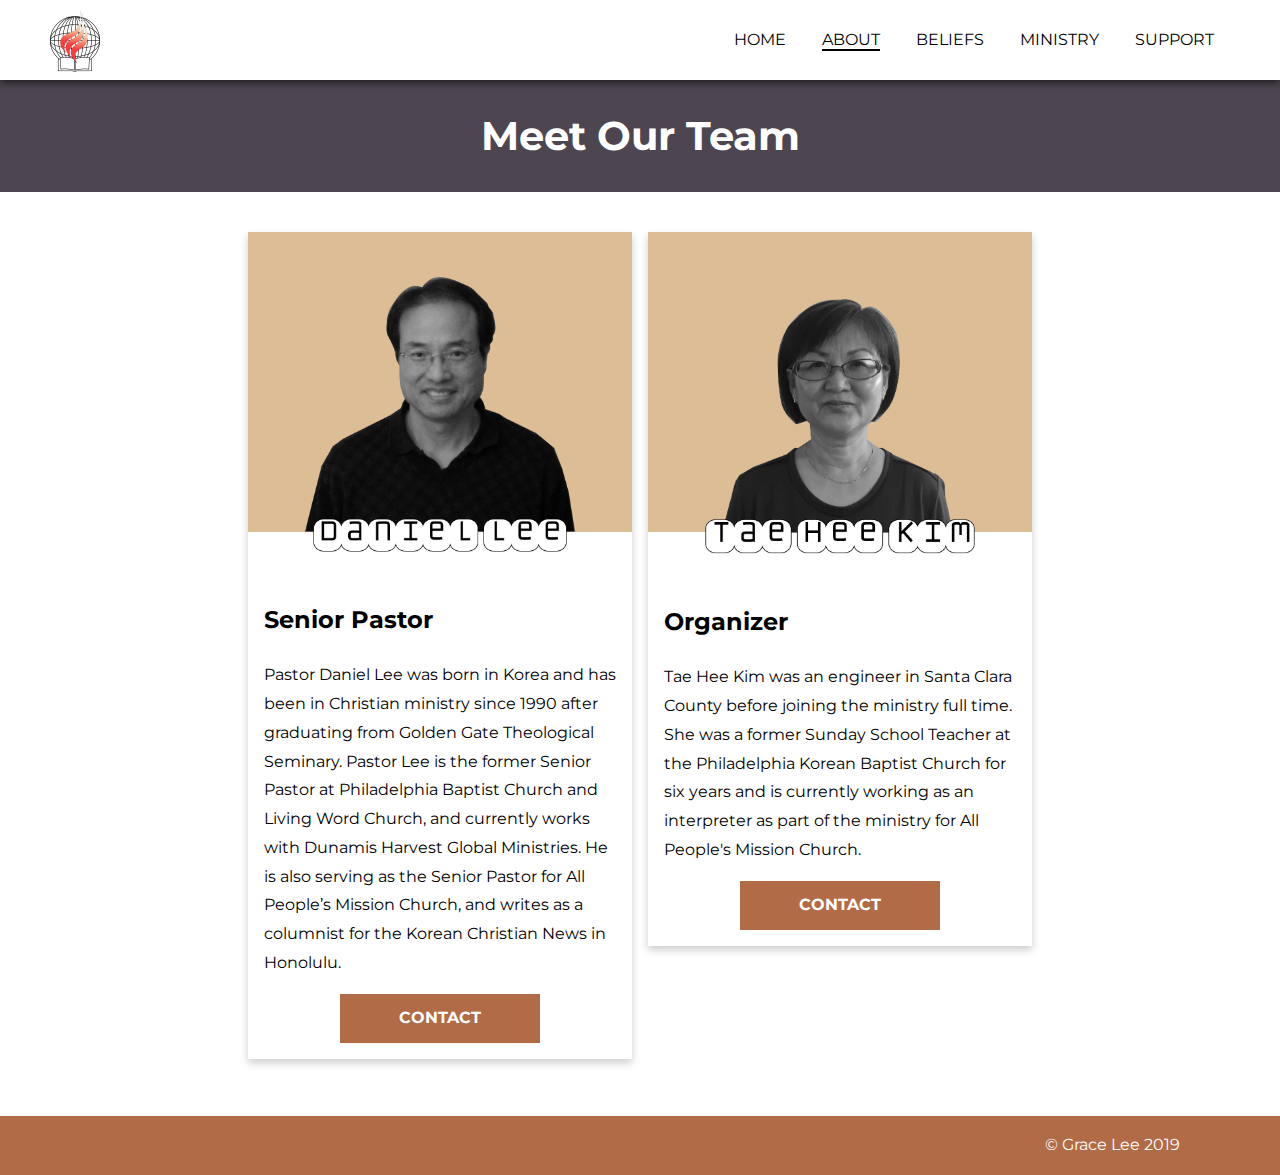
<file: about.html>
<!DOCTYPE html>
<html>

  <head>
    <meta name="viewport" content="width=device-width">
    <title>Dunamis Harvest Ministry</title>

    <link rel="stylesheet" href="styles/normalize.css">
    <link rel="stylesheet" href="styles/main.css">
    <link rel="stylesheet" href="styles/style.css">

    <!-- Google Fonts -->
    <link href = "https://fonts.googleapis.com/css?family=Roboto:300,400,500,600"
    rel= "stylesheet">
    <link href="https://fonts.googleapis.com/css?family=Montserrat:300,400,500,600,700"
    rel="stylesheet">
    <link href="https://fonts.googleapis.com/css?family=Monofett&display=swap" rel="stylesheet">
    <link rel="stylesheet" href="https://cdnjs.cloudflare.com/ajax/libs/font-awesome/4.7.0/css/font-awesome.min.css">

  </head>


  <body>

    <div class="content">

      <!-- header -->
      <header class= "header">
        <!-- navigate to pages here -->
        <nav class="navi">
          <!--icon-->
          <a href="index.html">
            <img src="images/Icon.png" width="50px">
          </a>
          <!-- navigation -->
          <ul class="nav_bar">
            <li>
              <a href="index.html">HOME</a>
            </li>
            <li>
              <a href="about.html" class="accent">ABOUT</a>
            </li>
            <li>
              <a href="beliefs.html">BELIEFS</a>
            </li>
            <li>
              <a href="ministry.html">MINISTRY</a>
            </li>
            <!-- <li>
              <a href="contact.html">CONTACT</a>
            </li> -->
            <li>
              <a href="support.html">SUPPORT</a>
            </li>
          </ul>
        </nav>

        <!-- Simulate a smartphone / tablet -->
      <div class="mobile-container">
        <!-- Top Navigation Menu -->
        <div class="topnav">
        <a href="index.html" class="icon-mobile">
            <img src="images/Icon.png" width="50px">
          </a>
        <div id="myLinks">
          <a href="index.html" class="link">HOME</a>
          <a href="about.html" class="link">ABOUT</a>
          <a href="beliefs.html" class="link">BELIEFS</a>
          <a href="ministry.html" class="link">MINISTRY</a>
          <a href="support.html" class="link">SUPPORT</a>
        </div>
          <a href="javascript:void(0);" class="icon" onclick="myFunction()">
          <i class="fa fa-bars"></i>
          </a>
        </div>
      </div>

      </header>

      <div class="title">
        <div class="color-intro">
          <h1>Meet Our Team</h1>
        </div>
      </div>

      <div class="row">
        <div class="column">
          <div class="card">
            <div class="colorblock contact-block"></div>
            <img class="danlee" src="images/img_danlee.png" alt="Daniel Lee" style="width:100%">
            <div class="container">
              <h2>Senior Pastor</h2>
              <p>Pastor Daniel Lee was born in Korea and has been in Christian
                ministry since 1990 after graduating from Golden Gate Theological
                Seminary. Pastor Lee is the former Senior Pastor at Philadelphia
                Baptist Church and Living Word Church, and currently works with
                Dunamis Harvest Global Ministries. He is also serving as the
                Senior Pastor for All People’s Mission Church, and writes as a
                columnist for the Korean Christian News in Honolulu.</p>
              <p><a href="mailto:dunamisharvest@gmail.com" target="_blank" class="button center">Contact</a></p>
            </div>
          </div>
        </div>

        <div class="column">
          <div class="card">
            <div class="colorblock  contact-block"></div>
            <img class="thk" src="images/img_thk.png" alt="Tae Hee Kim" style="width:100%">
            <div class="container">
              <h2>Organizer</h2>
              <p>Tae Hee Kim was an engineer in Santa Clara County before
                joining the ministry full time. She was a former Sunday School
                Teacher at the Philadelphia Korean Baptist Church for six years
                and is currently working as an interpreter as part of the
                ministry for All People's Mission Church.</p>
              <p><a href="mailto:taeheek4@gmail.com" target="_blank" class="button center">Contact</a></p>
            </div>
          </div>
        </div>
      </div>

      <!-- <div class="space">
        <div class="colorblock">
        <div class="contacts">
          <img src="images/img_danlee.png">
          <div class="container">
            <p><strong>Rev. Daniel Lee</strong></p>
            <p>Pastor Daniel Lee was born in Korea and has been in Christian
              ministry since 1990 after graduating from Golden Gate Theological
              Seminary. Pastor Lee is the former Senior Pastor at Philadelphia
              Baptist Church and Living Word Church, and currently works with
              Dunamis Harvest Global Ministries. He is also serving as the
              Senior Pastor for All People’s Mission Church, and writes as a
              columnist for the Korean Christian News in Honolulu.
            </p>
          </div>
          </div>
        </div>
      </div>

      <div class="colorblock">
      <div class="contacts">
          <img src="images/img_thk.png">
          <div class="container">
            <p><strong>Tae Hee Kim</strong></p>
            <p>Tae Hee Kim was an engineer in Santa Clara County before
              joining the ministry full time. She was a former Sunday School
              Teacher at the Philadelphia Korean Baptist Church for six years
              and is currently working as an interpreter as part of the
              ministry for All People's Mission Church.
            </p>
          </div>
        </div>
      </div> -->

      <!-- <div class="title">
        <div class="color-intro">
          <h2>Interested in working with us? Contact us at
            <a href="mailto:dunamisharvest@gmail.com" target="_blank" class="color-me">
              dunamisharvest@gmail.com</a>
          </h2>
        </div>
      </div> -->
    </div>


    <footer class="foot">
      &#169; Grace Lee 2019
    </footer>
  </body>

  <script src="https://ajax.googleapis.com/ajax/libs/jquery/1.12.4/jquery.min.js"></script>
  <script src="js/script.js"></script>

</html>
</file>
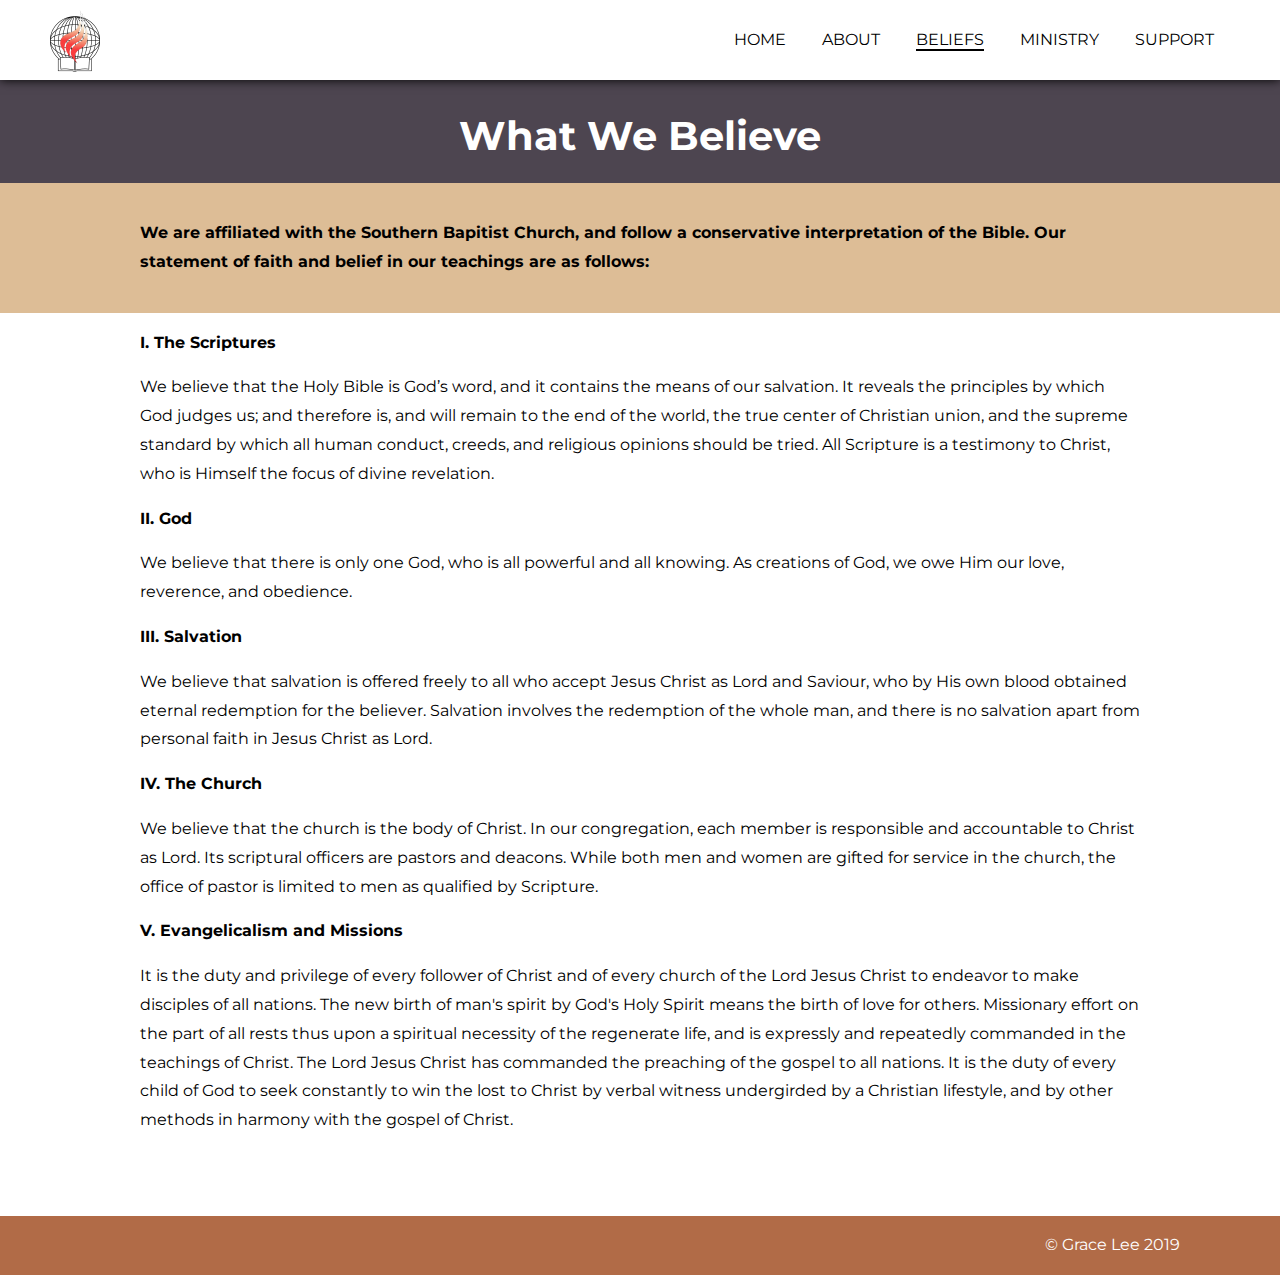
<file: beliefs.html>
<!DOCTYPE html>
<html>

  <head>

    <!-- <meta name="viewport" content="width=device-width"> -->
    <meta name="viewport" content="width=device-width, initial-scale=1">
    <title>Dunamis Harvest Ministry</title>

    <link rel="stylesheet" href="styles/normalize.css">
    <link rel="stylesheet" href="styles/main.css">
    <link rel="stylesheet" href="styles/style.css">

    <!-- Google Fonts -->
    <link href = "https://fonts.googleapis.com/css?family=Roboto:300,400,500,600"
    rel= "stylesheet">
    <link href="https://fonts.googleapis.com/css?family=Montserrat:300,400,500,600,700"
    rel="stylesheet">
    <link href="https://fonts.googleapis.com/css?family=Monofett:300,400,500,600,700"
    rel="stylesheet">
    <link rel="stylesheet" href="https://cdnjs.cloudflare.com/ajax/libs/font-awesome/4.7.0/css/font-awesome.min.css">
  </head>


  <body>

    <div class="content">
      <!-- header -->
      <header class= "header">
        <!-- navigate to pages here -->
        <nav class="navi">
          <!--icon-->
          <a href="index.html">
            <img src="images/Icon.png" width="50px">
          </a>
          <!-- navigation -->
          <ul class="nav_bar">
            <li>
              <a href="index.html">HOME</a>
            </li>
            <li>
              <a href="about.html">ABOUT</a>
            </li>
            <li>
              <a href="beliefs.html" class="accent">BELIEFS</a>
            </li>
            <li>
              <a href="ministry.html">MINISTRY</a>
            </li>
            <!-- <li>
              <a href="contact.html">CONTACT</a>
            </li> -->
            <li>
              <a href="support.html">SUPPORT</a>
            </li>
          </ul>
        </nav>
        <!-- <img class="banner" src="images/banner.png">
        <img class="header_background" src="images/background.png"> -->

        <!-- Simulate a smartphone / tablet -->
      <div class="mobile-container">
        <!-- Top Navigation Menu -->
        <div class="topnav">
        <a href="index.html" class="icon-mobile">
            <img src="images/Icon.png" width="50px">
          </a>
        <div id="myLinks">
          <a href="index.html" class="link">HOME</a>
          <a href="about.html" class="link">ABOUT</a>
          <a href="beliefs.html" class="link">BELIEFS</a>
          <a href="ministry.html" class="link">MINISTRY</a>
          <a href="support.html" class="link">SUPPORT</a>
        </div>
          <a href="javascript:void(0);" class="icon" onclick="myFunction()">
          <i class="fa fa-bars"></i>
          </a>
        </div>
      </div>

      </header>

      <div class="title">
        <div class="color-intro">
          <h1>What We Believe</h1>
        </div>
      </div>
      <!-- <img class="background-img" src="images/christ.png"> -->
      <div class="colorblock bleh">
        <div class="text">
          <p><strong>We are affiliated with the Southern Bapitist Church, and follow a
            conservative interpretation of the Bible. Our statement of faith and
            belief in our teachings are as follows:</strong>
          </p>
        </div>
      </div>

      <!-- <div class="text-pic">
        <img class="desktop-img" src="images/christ.png" alt="image of sunset" style="width:100%;">
        <img class="mobile-img" src="images/christ-mobile.png" alt="image of sunset" style="width:100%;">
        <div class="centered">
          <p><strong>We are affiliated with the Southern Bapitist Church, and follow a
            conservative interpretation of the Bible. Our statement of faith and
            belief in our teachings are as follows:</strong>
          </p>
        </div>
      </div> -->
      <div class="text bottom-space">
        <p><strong>I. The Scriptures</strong></p>
        <p>We believe that the Holy Bible is God’s word, and it contains the
          means of our salvation. It reveals the principles by which God judges
          us; and therefore is, and will remain to the end of the world, the
          true center of Christian union, and the supreme standard by which all
          human conduct, creeds, and religious opinions should be tried. All
          Scripture is a testimony to Christ, who is Himself the focus of
          divine revelation.
        </p>

        <p><strong>II. God</strong></p>
        <p>We believe that there is only one God, who is all powerful and all
          knowing. As creations of God, we owe Him our love, reverence, and
          obedience.
        </p>

        <p><strong>III. Salvation</strong></p>
        <p>We believe that salvation is offered freely to all who accept Jesus
          Christ as Lord and Saviour, who by His own blood obtained eternal
          redemption for the believer. Salvation involves the redemption of the
          whole man, and there is no salvation apart from personal faith in
          Jesus Christ as Lord.
        </p>

        <p><strong>IV. The Church</strong></p>
        <p>We believe that the church is the body of Christ. In our
          congregation, each member is responsible and accountable to Christ as
          Lord. Its scriptural officers are pastors and deacons. While both men
          and women are gifted for service in the church, the office of pastor
          is limited to men as qualified by Scripture.
        </p>

        <p><strong>V. Evangelicalism and Missions</strong></p>
        <p>It is the duty and privilege of every follower of Christ and of
          every church of the Lord Jesus Christ to endeavor to make disciples
          of all nations. The new birth of man's spirit by God's Holy Spirit
          means the birth of love for others. Missionary effort on the part of
          all rests thus upon a spiritual necessity of the regenerate life, and
          is expressly and repeatedly commanded in the teachings of Christ. The
          Lord Jesus Christ has commanded the preaching of the gospel to all
          nations. It is the duty of every child of God to seek constantly to
          win the lost to Christ by verbal witness undergirded by a Christian
          lifestyle, and by other methods in harmony with the gospel of Christ.
        </p>

      </div>

      <!-- <div class="divider">
        <p><strong>. . .</strong></p>
      </div> -->
          <!-- <img src="images/flower_group.png" class="flowergroup"> -->

    <footer class="foot">
      &#169; Grace Lee 2019
    </footer>

    <script src="https://ajax.googleapis.com/ajax/libs/jquery/1.12.4/jquery.min.js"></script>
    <script src="js/script.js"></script>

  </body>

</html>
</file>
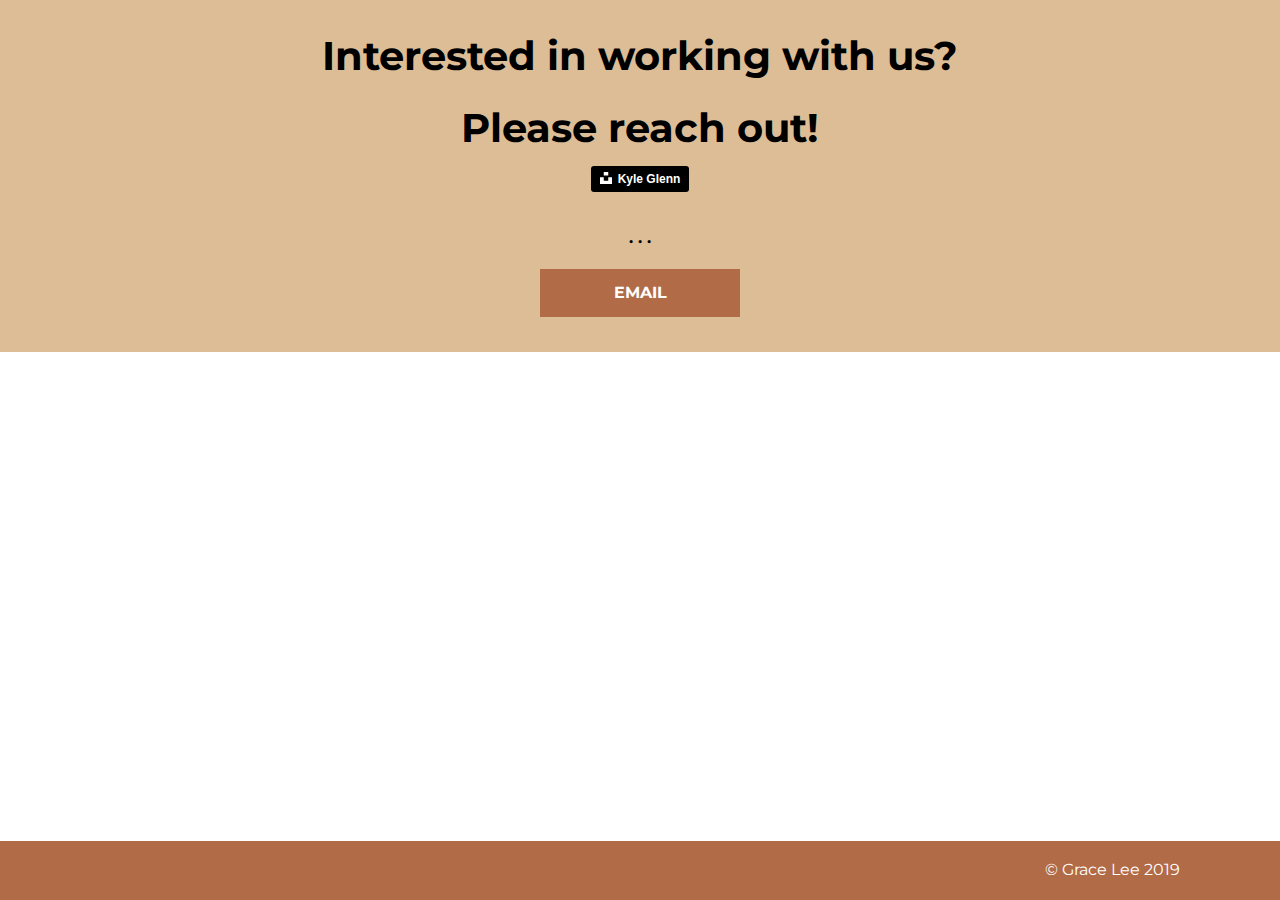
<file: contact.html>
<!DOCTYPE html>
<html>

  <head>
    <meta name="viewport" content="width=device-width">
    <title>Dunamis Harvest Ministry</title>

    <link rel="stylesheet" href="styles/normalize.css">
    <link rel="stylesheet" href="styles/main.css">
    <link rel="stylesheet" href="styles/style.css">

    <!-- Google Fonts -->
    <link href = "https://fonts.googleapis.com/css?family=Roboto:300,400,500,600"
    rel= "stylesheet">
    <link href="https://fonts.googleapis.com/css?family=Montserrat:300,400,500,600,700"
    rel="stylesheet">
    <link href="https://fonts.googleapis.com/css?family=Monofett:300,400,500,600,700"
    rel="stylesheet">
    <link rel="stylesheet" href="https://cdnjs.cloudflare.com/ajax/libs/font-awesome/4.7.0/css/font-awesome.min.css">
  </head>


  <body>
    <!--header-->
    <div class="content">
      <!-- <header class= "header">

        <nav class="navi">

          <a href="index.html" class="icon">
            <img src="images/Icon.png" width="50px">
          </a> -->

          <!-- navigation -->
          <!-- <div class="menu">

            <div class="desktop-menu">
              <ul class="nav_bar">
                <li>
                  <a href="index.html" class="accent"><p class="link">HOME</a></a>
                </li>
                <li>
                  <a href="about.html">ABOUT</a>
                </li>
                <li>
                  <a href="beliefs.html">BELIEFS</a>
                </li>
                <li>
                  <a href="ministry.html">MINISTRY</a>
                </li>
                <li>
                  <a href="contact.html">CONTACT</a>
                </li>
                <li>
                  <a href="support.html">SUPPORT</a>
                </li>
              </ul>
            </div>

            <div class="mobile-menu">
              <img class="icon" src="img/close.svg" alt="Icon to close menu" />
              <ul class="nav_bar">
                <li>
                  <a href="index.html"><h3 class="link">HOME</h3></a>
                </li>
                <li>
                  <a href="about.html">ABOUT</a>
                </li>
                <li>
                  <a href="beliefs.html">BELIEFS</a>
                </li>
                <li>
                  <a href="ministry.html">MINISTRY</a>
                </li>
                <li>
                  <a href="contact.html" class="accent">CONTACT</a>
                </li>
                <li>
                  <a href="support.html">SUPPORT</a>
                </li>
              </ul>

            </div>
            <img class="icon" id="menu-icon" src="img/menu.svg" alt="Menu icon" />
        </div> -->
      <!--
</div>
        </nav> -->
        <!-- <img class="banner" src="images/banner.png">
        <img class="header_background" src="images/background.png"> -->

        <!-- Simulate a smartphone / tablet -->
      <div class="mobile-container">
        <!-- Top Navigation Menu -->
        <div class="topnav">
        <a href="index.html" class="icon-mobile">
            <img src="images/Icon.png" width="50px">
          </a>
        <div id="myLinks">
          <a href="index.html" class="link">HOME</a>
          <a href="about.html" class="link">ABOUT</a>
          <a href="beliefs.html" class="link">BELIEFS</a>
          <a href="ministry.html" class="link">MINISTRY</a>
          <a href="support.html" class="link">SUPPORT</a>
        </div>
          <a href="javascript:void(0);" class="icon" onclick="myFunction()">
          <i class="fa fa-bars"></i>
          </a>
        </div>
      </div>


      <!-- End smartphone / tablet look -->
      </header>

      <div class="colorblock bottom-space">
        <div class="center_me">
        <h1>Interested in working with us?</h1>
        <h1>Please reach out!</h1>
        <a style="background-color:black;color:white;text-decoration:none;padding:4px 6px;font-family:-apple-system, BlinkMacSystemFont, &quot;San Francisco&quot;, &quot;Helvetica Neue&quot;, Helvetica, Ubuntu, Roboto, Noto, &quot;Segoe UI&quot;, Arial, sans-serif;font-size:12px;font-weight:bold;line-height:1.2;display:inline-block;border-radius:3px" href="https://unsplash.com/@kylejglenn?utm_medium=referral&amp;utm_campaign=photographer-credit&amp;utm_content=creditBadge" target="_blank" rel="noopener noreferrer" title="Download free do whatever you want high-resolution photos from Kyle Glenn"><span style="display:inline-block;padding:2px 3px"><svg xmlns="http://www.w3.org/2000/svg" style="height:12px;width:auto;position:relative;vertical-align:middle;top:-2px;fill:white" viewBox="0 0 32 32"><title>unsplash-logo</title><path d="M10 9V0h12v9H10zm12 5h10v18H0V14h10v9h12v-9z"></path></svg></span><span style="display:inline-block;padding:2px 3px">Kyle Glenn</span></a>
        <!-- divider -->
        <div class="divider">
          <p><strong>. . .</strong></p>
        <a href="mailto:dunamisharvest@gmail.com" target="_blank" class="button center">Email</a>
            </div>
          </div>
        </div>

      <!-- <img src="images/flower_group.png" class="flowergroup"> -->

    <footer class="foot">
      &#169; Grace Lee 2019
    </footer>

  </body>
  <script src="https://ajax.googleapis.com/ajax/libs/jquery/1.12.4/jquery.min.js"></script>
  <script src="js/script.js"></script>


</html>
</file>
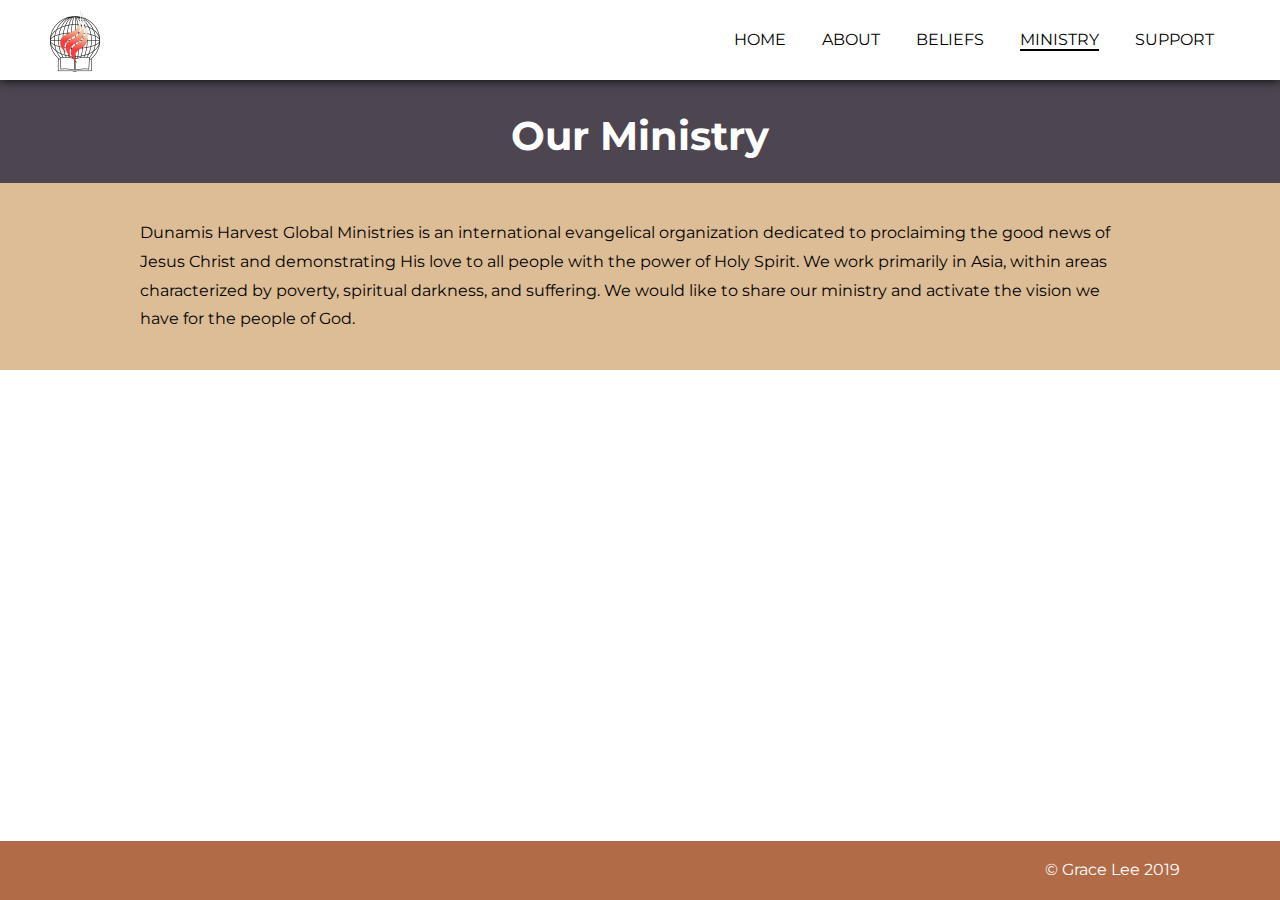
<file: ministry.html>
<!DOCTYPE html>
<html>

  <head>
    <meta name="viewport" content="width=device-width">
    <title>Dunamis Harvest Ministry</title>

    <link rel="stylesheet" href="styles/normalize.css">
    <link rel="stylesheet" href="styles/main.css">
    <link rel="stylesheet" href="styles/style.css">

    <!-- Google Fonts -->
    <link href = "https://fonts.googleapis.com/css?family=Roboto:300,400,500,600"
    rel= "stylesheet">
    <link href="https://fonts.googleapis.com/css?family=Montserrat:300,400,500,600,700"
    rel="stylesheet">
    <link href="https://fonts.googleapis.com/css?family=Monofett:300,400,500,600,700"
    rel="stylesheet">
    <link rel="stylesheet" href="https://cdnjs.cloudflare.com/ajax/libs/font-awesome/4.7.0/css/font-awesome.min.css">
  </head>


  <body>

    <div class="content">
      <!-- header -->
      <header class= "header">
        <!-- navigate to pages here -->
        <nav class="navi">
          <!--icon-->
          <a href="index.html">
            <img src="images/Icon.png" width="50px">
          </a>
          <!-- navigation -->
          <ul class="nav_bar">
            <li>
              <a href="index.html">HOME</a>
            </li>
            <li>
              <a href="about.html">ABOUT</a>
            </li>
            <li>
              <a href="beliefs.html">BELIEFS</a>
            </li>
            <li>
              <a href="ministry.html" class="accent">MINISTRY</a>
            </li>
            <!-- <li>
              <a href="contact.html">CONTACT</a>
            </li> -->
            <li>
              <a href="support.html">SUPPORT</a>
            </li>
          </ul>
        </nav>
        <!-- <img class="banner" src="images/banner.png">
        <img class="header_background" src="images/background.png"> -->

        <!-- Simulate a smartphone / tablet -->
      <div class="mobile-container">
        <!-- Top Navigation Menu -->
        <div class="topnav">
        <a href="index.html" class="icon-mobile">
            <img src="images/Icon.png" width="50px">
          </a>
        <div id="myLinks">
          <a href="index.html" class="link">HOME</a>
          <a href="about.html" class="link">ABOUT</a>
          <a href="beliefs.html" class="link">BELIEFS</a>
          <a href="ministry.html" class="link">MINISTRY</a>
          <a href="support.html" class="link">SUPPORT</a>
        </div>
          <a href="javascript:void(0);" class="icon" onclick="myFunction()">
          <i class="fa fa-bars"></i>
          </a>
        </div>
      </div>

      </header>

      <div class="title">
        <div class="color-intro">
          <h1>Our Ministry</h1>
        </div>
      </div>

      <!-- body -->

      <div class="colorblock bleh">

        <div class="text">
          <!-- <h1><strong>What we believe:</strong></h1> -->
          <p>Dunamis Harvest Global Ministries is an international evangelical
            organization dedicated to proclaiming the good news of Jesus Christ
            and demonstrating His love to all people with the power of Holy
            Spirit. We work primarily in Asia, within areas characterized by
            poverty, spiritual darkness, and suffering. We would like to share
            our ministry and activate the vision we have for the people of God.
          </p>
        </div>
      </div>

    </div>

      <!-- <div class="divider">
        <p><strong>. . .</strong></p>
      </div> -->
          <!-- <img src="images/flower_group.png" class="flowergroup"> -->

    <footer class="foot">
      &#169; Grace Lee 2019
    </footer>

  </body>

  <script src="https://ajax.googleapis.com/ajax/libs/jquery/1.12.4/jquery.min.js"></script>
  <script src="js/script.js"></script>

</html>
</file>
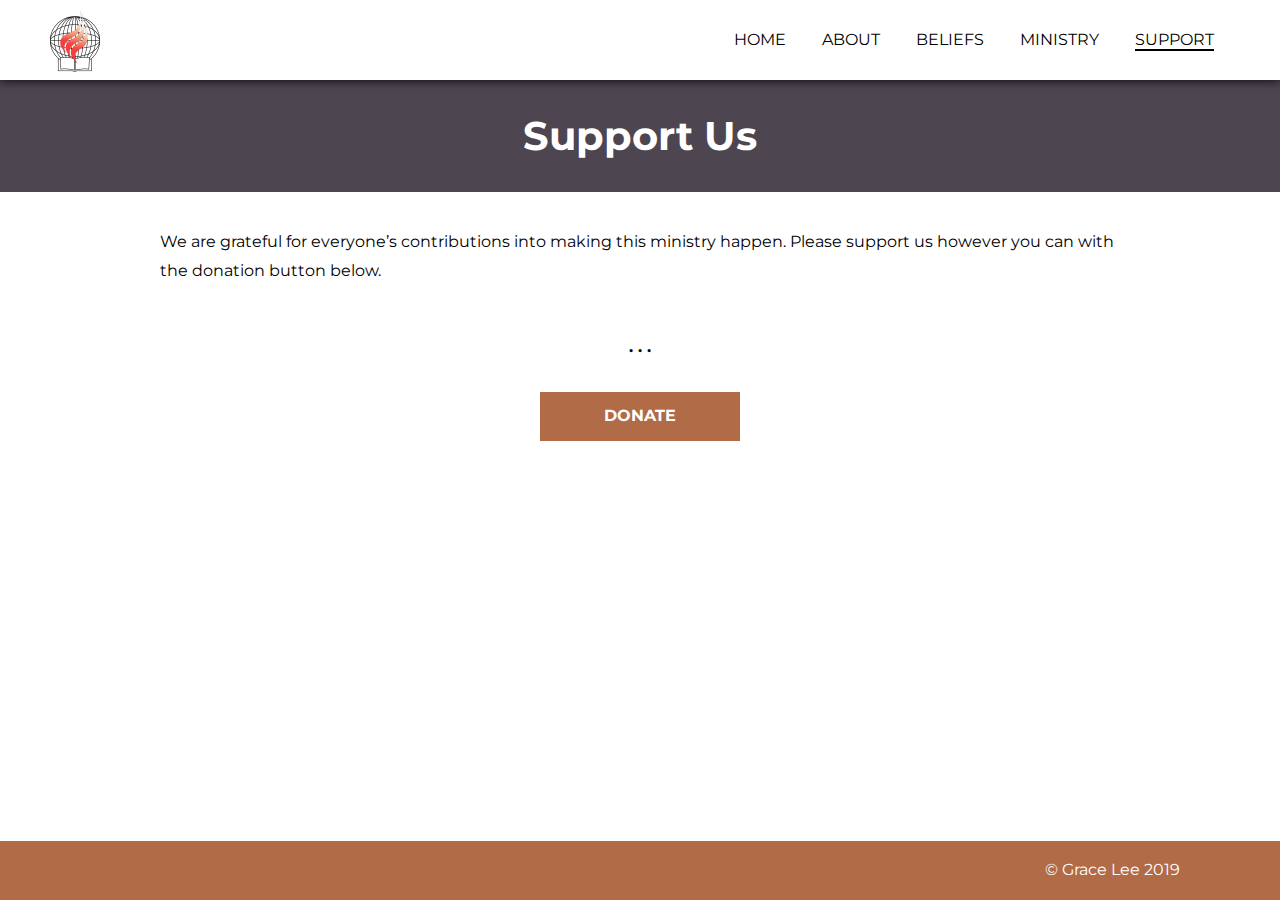
<file: support.html>
<!DOCTYPE html>
<html>

  <head>
    <meta name="viewport" content="width=device-width">
    <title>Dunamis Harvest Ministry</title>

    <link rel="stylesheet" href="styles/normalize.css">
    <link rel="stylesheet" href="styles/main.css">
    <link rel="stylesheet" href="styles/style.css">

    <!-- Google Fonts -->
    <link href = "https://fonts.googleapis.com/css?family=Roboto:300,400,500,600"
    rel= "stylesheet">
    <link href="https://fonts.googleapis.com/css?family=Montserrat:300,400,500,600,700"
    rel="stylesheet">
    <link href="https://fonts.googleapis.com/css?family=Monofett:300,400,500,600,700"
    rel="stylesheet">
    <link rel="stylesheet" href="https://cdnjs.cloudflare.com/ajax/libs/font-awesome/4.7.0/css/font-awesome.min.css">
  </head>


  <body>
    <!--header-->
    <div class="content">
      <!-- header -->
      <header class= "header">
        <!-- navigate to pages here -->
        <nav class="navi">
          <!--icon-->
          <a href="index.html">
            <img src="images/Icon.png" width="50px">
          </a>
          <!-- navigation -->
          <ul class="nav_bar">
            <li>
              <a href="index.html">HOME</a>
            </li>
            <li>
              <a href="about.html">ABOUT</a>
            </li>
            <li>
              <a href="beliefs.html">BELIEFS</a>
            </li>
            <li>
              <a href="ministry.html">MINISTRY</a>
            </li>
            <!-- <li>
              <a href="contact.html">CONTACT</a>
            </li> -->
            <li>
              <a href="support.html" class="accent">SUPPORT</a>
            </li>
          </ul>
        </nav>
        <!-- <img class="banner" src="images/banner.png">
        <img class="header_background" src="images/background.png"> -->

        <!-- Simulate a smartphone / tablet -->
      <div class="mobile-container">
        <!-- Top Navigation Menu -->
        <div class="topnav">
        <a href="index.html" class="icon-mobile">
            <img src="images/Icon.png" width="50px">
          </a>
        <div id="myLinks">
          <a href="index.html" class="link">HOME</a>
          <a href="about.html" class="link">ABOUT</a>
          <a href="beliefs.html" class="link">BELIEFS</a>
          <a href="ministry.html" class="link">MINISTRY</a>
          <a href="support.html" class="link">SUPPORT</a>
        </div>
          <a href="javascript:void(0);" class="icon" onclick="myFunction()">
          <i class="fa fa-bars"></i>
          </a>
        </div>
      </div>

      </header>

      <div class="title">
        <div class="color-intro">
          <h1>Support Us</h1>
        </div>
      </div>

      <!-- body -->
      <div class="whiteblock bottom-space">
      <div class="text">
        <!-- <div class="center_me">
          <h1>Thank you for your support!</h1>
        </div> -->


        <p>We are grateful for everyone’s contributions into making this
          ministry happen. Please support us however you can with the donation
          button below.
        </p>

        <div class="divider">
          <p><strong>. . .</strong></p>
        </div>

        <a href="https://www.paypal.me/dunamisharvest" target="_blank" class="button center">Donate</a>
      </div>
    </div>


    <footer class="foot">
      &#169; Grace Lee 2019
    </footer>

  </body>
  <script src="https://ajax.googleapis.com/ajax/libs/jquery/1.12.4/jquery.min.js"></script>
  <script src="js/script.js"></script>

</html>
</file>
<file: styles/main.css>
.banner {
  width: 0;
  /* max-width: 500px; */
  padding-top: 16vw;
  /* padding-bottom: 7vw; */
  position: absolute;
  width: 50%;
  margin: auto;
  left: 0;
  right: 0;
  top: 0;
  z-index:3;
}
.background-desktop {
  width: 100%;
  padding-top: var(--nav-bar-height);
}
.background-img {
  width: 100%;
  /* padding-bottom: var(--quarter-height); */
}
.background-mobile {
  display: none;
}

.title {
  padding-top: var(--nav-bar-height);
  text-align: center;
  /* font-family: Monofett, sans-serif;
  font-size: 1.5em; */
}

.divider {
  text-align: center;
  padding: 15px;
}
.center_me {
  text-align: center;
}
.color-me {
  color: var(--background-color);
}
.contact-block {
  height: 300px;
}
.whiteblock {
  padding-top: var(--quarter-height);
  padding-left: var(--half-height);
  padding-right: var(--half-height);
  padding-bottom: var(--quarter-height);
}
.colorblock {
  background-color: var(--background-color);
  /* background-color: white; */
  padding-top: var(--quarter-height);
  padding-left: var(--half-height);
  padding-right: var(--half-height);
  padding-bottom: var(--quarter-height);

}
.bleh {
  padding-left: 0px;
  padding-right: 0px;
  margin-top: -9px;
}
.color-intro {
  background-color: var(--dark-color);
  padding: var(--quarter-height);
  color: white;
}

/* mobile menu */

.topnav {
  overflow: hidden;
  /* background-color: #333; */

  position: fixed;
  box-shadow: 0 0 10px black;
  background-color: white;
  width: 100%;
}
.topnav #myLinks {
  display: none;
}

.icon-mobile{
  padding: 0px 50px;
}
.icon-mobile img{
  padding-top: 10px ;
}
.link, .icon {
  color: black;
  padding: 20px 50px;
  text-decoration: none;
  font-size: 17px;
  display: block;
}
.link:hover {
  background-color: #ddd;
}
.topnav a.icon {
  /* background: black; */
  display: block;
  position: absolute;
  right: 0;
  top: 0;
}

.mobile-container {
  display: none;
}

/* desktop menu */
.navi {
  display: flex;
  flex-direction: row;
  justify-content: space-between;
  overflow: auto;
  padding: 10px 50px;
  position: fixed;
  width: 100%;
  height: var(--nav-bar-height);
  background-color: white;
  z-index: 4;
  box-shadow: 0 0 10px black;
}
.nav_bar li a {
  text-decoration: none;
  color: black;
}
.nav_bar li a.accent {
  border-bottom: 2px solid black;
}
.nav_bar li {
  padding: 0 1rem;
  display: inline-block;
  margin: auto;
}
.nav_bar li a:hover {
  color: var(--strong-color);
  transition: all 0.5s;
}

.foot {
  /* grid-row-start: 2;
  grid-row-end: 3; */
  bottom: 0;
  position: absolute;
  width: 100%;
}

.text {
  /* background-color: #FAF1ED; */
  width: 80%;
  max-width: 1000px;
  display: block;
  margin: auto;
  /* margin-top: 50px;
  padding: 50px;
  padding-bottom: 8vw; */
}

.welcome {
  display: grid;
  grid-template-columns: 1fr 1fr;

}
.column {
  float: left;
  width: 400px;
  margin-bottom: 16px;
  padding: 0 8px;
}

.card {
  box-shadow: 0 4px 8px 0 rgba(0, 0, 0, 0.2);
  /* background-color: #FFE3BB; */
}

.container {
  padding: 0 16px;
}
.row {
  margin: auto;
  margin-top: var(--half-height);
  padding-bottom: var(--half-height);
  width: 800px;
}
.container::after, .row::after {
  content: "";
  clear: both;
  display: table;
}

.card img {
  max-width: 350px;
  display: block;
  margin-left: auto;
  margin-right: auto;
  padding-top: var(--quarter-height);
  padding-left: var(--half-height);
  padding-right: var(--half-height);
  padding-bottom: var(--quarter-height);
}
.danlee {
  margin-top: -275px;
}
.thk {
  margin-top: -253px;
}

.img1 {
  background-image: url('../images/index1.png');
  background-repeat: no-repeat;
  /* background-attachment: fixed; */
  height: 400px;
}
.img2 {
  background-image: url('../images/index2.png');
  background-repeat: no-repeat;
  /* background-attachment: fixed; */
  height: 400px;
}

.centered {
  position: absolute;
  top: 50%;
  left: 33%;
  transform: translate(-25%, -50%);
  background: rgba(0, 0, 0, 0.5);
}
.text-pic {
  position: relative;
  text-align: center;
  color: white;
  z-index: -1;
}
.mobile-img {
  display: none;
}

.button {
  background-color: var(--strong-color);
  text-decoration: none;
  display: block;
  text-align: center;
  padding: 10px;
  margin: 10px;
  font-weight: bold;
  color: white;
  text-transform: uppercase;
  width: 200px;
  font-family: Montserrat, sans-serif;
}

.button:hover {
  color: #CC663A;
  background-color: white;
  padding: 7px;
  border: 3px solid #CC663A;
}

.button_bloc {
  display: grid;
  grid-template-columns: 1fr 1fr;
  margin: auto;
  width: 500px;
}
.center {
  margin: auto;
}
.bottom-space {
  margin-bottom: 140px;
}


/* interactive media */

@media screen and (max-width: 1000px) {
  .contacts, .welcome {
    grid-template-columns: 1fr;
  }
  .border-b {
    border-bottom: 1px dotted;
  }
  .background-desktop, .banner {
    display: none;
  }
  .background-mobile {
    display: block;
    width: 100%;
    padding-top: var(--nav-bar-height);
  }
  /* .contacts img {
    width: 50%;
  } */
}

@media screen and (max-width: 800px) {
  .navi {
    display: none;
  }
  .mobile-container {
    display: contents;
  }
  .background-mobile {
    display: block;
    width: 100%;
  }

  /* .title, .background-mobile {
    padding-top: 0px;
  } */

  .column {
    width: 100%;
    display: block;
  }
  .container h2 {
    text-align: center;
  }
  .row {
    width: 100%;
  }
  .welcome h1, .title h1 {
    font-size: 2em;
  }
}

@media screen and (max-width: 700px) {
  .button_bloc {
    grid-template-columns: 1fr;
    width: 240px;
    padding-bottom: 5vw;
  }
  .text {
    padding: 10px;
    /* padding-bottom: 40px; */
    width: 90%;
  }
  .nav_bar {
    margin-top: 0px;
  }

  .desktop-img {
    display: none;
  }
  .mobile-img {
    display: block;
  }
  .centered {
    left: 5%;
    transform: translate(-3%, -50%);
  }

}

@media screen and (max-width: 500px) {
  .contacts img {
    width: 100%;
  }
  .img1, .img2 {
    height: 200px;
  }

}
</file>
<file: styles/style.css>
:root {
    --background-color: #DDBD96;
    --medium-color: #F88E70;
    --strong-color: #B16B47;
    --dark-color: #4D4550;
    --nav-bar-height: 80px;

    --half-height: 40px;
    --quarter-height: 20px;
    --mobile-margin: 80%;
    --in-between: 4rem;

    --small-font: 0.8rem;
}

ul {
  list-style-type: none;
  display: block;
  padding-left: 0;
}
html {
  min-height: 100%;
  position: relative;

}
h1 {
  font-size: 2.5em;
  padding: 0;
  margin: 0;
}
body {
  font-family: Montserrat, sans-serif;
  line-height: 1.8;
  /* background-color: #131d4a; */
  margin-bottom: 60px;
}
footer {
  background-color: var(--strong-color);
  color: white;
  font-family: Montserrat, sans-serif;
  padding: 15px;
  text-align: right;
  padding-right: 100px;
}

* {
  box-sizing: border-box;
}
</file>
